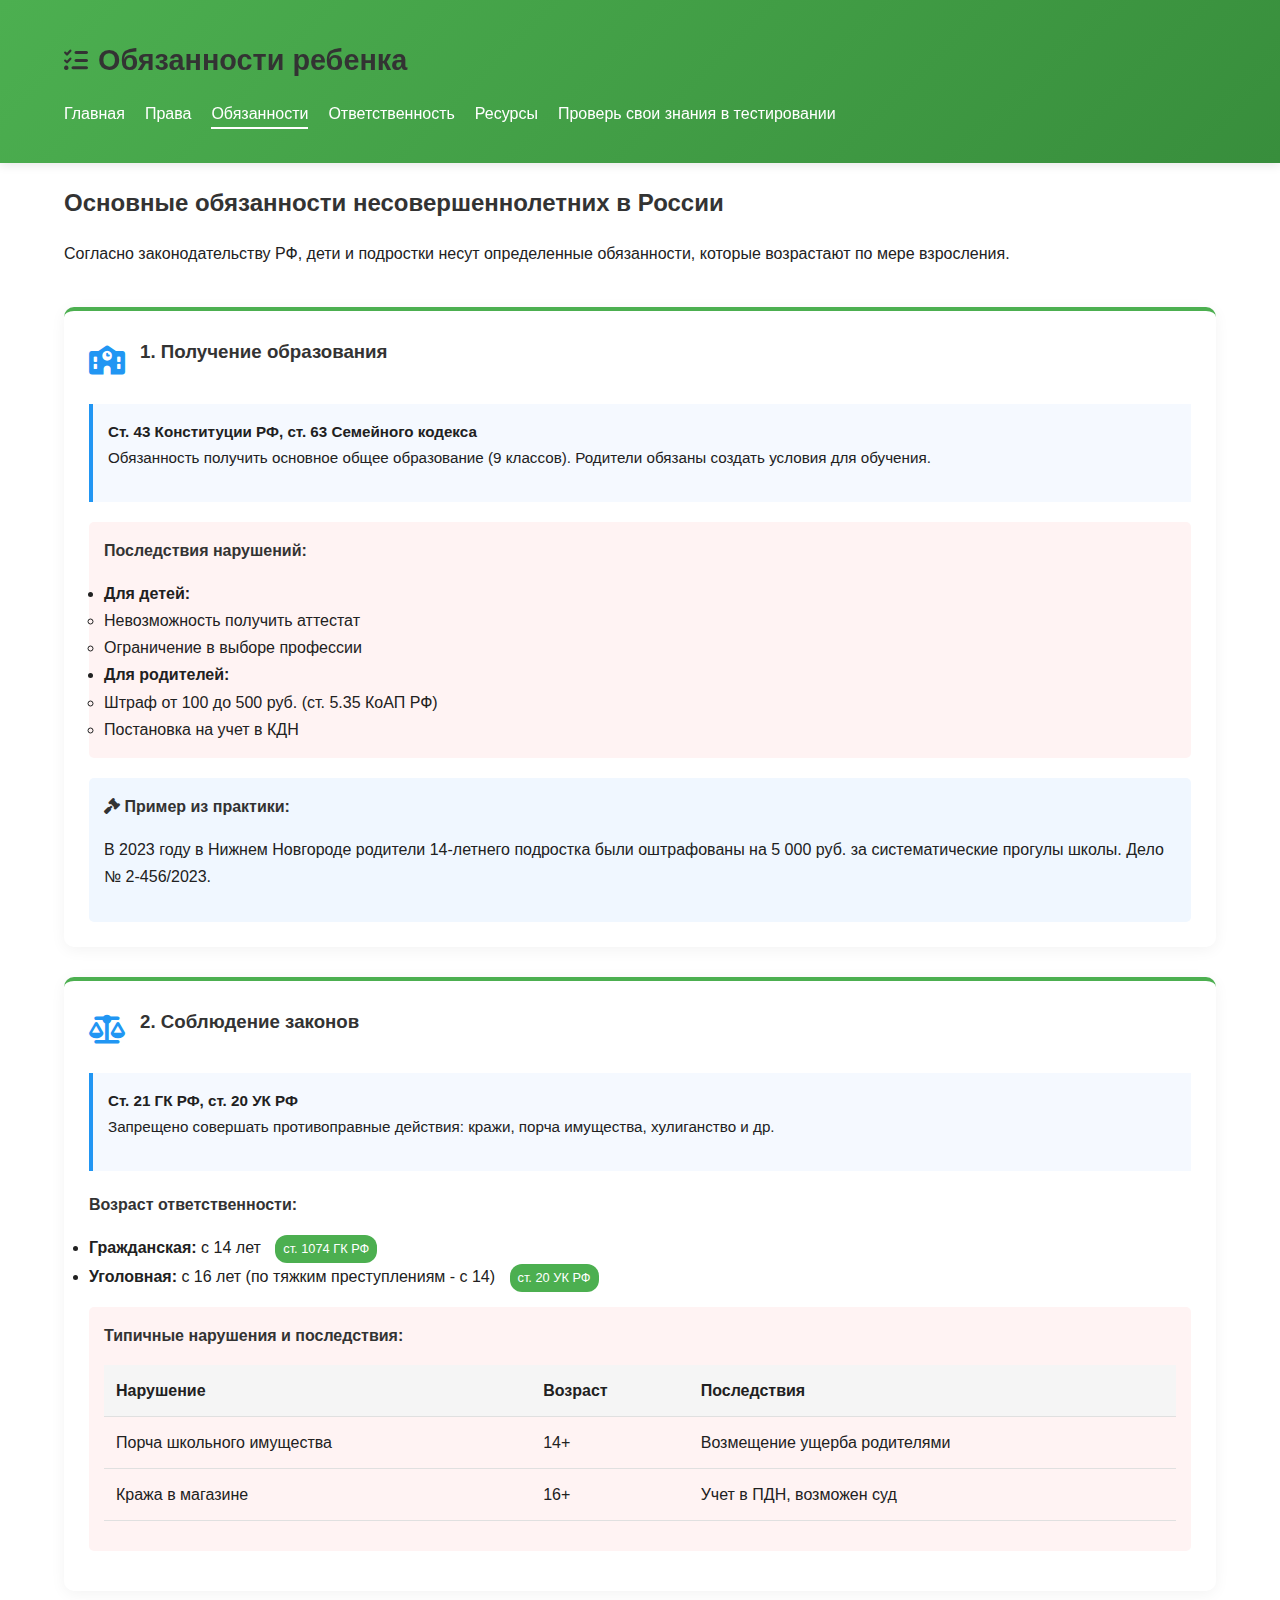
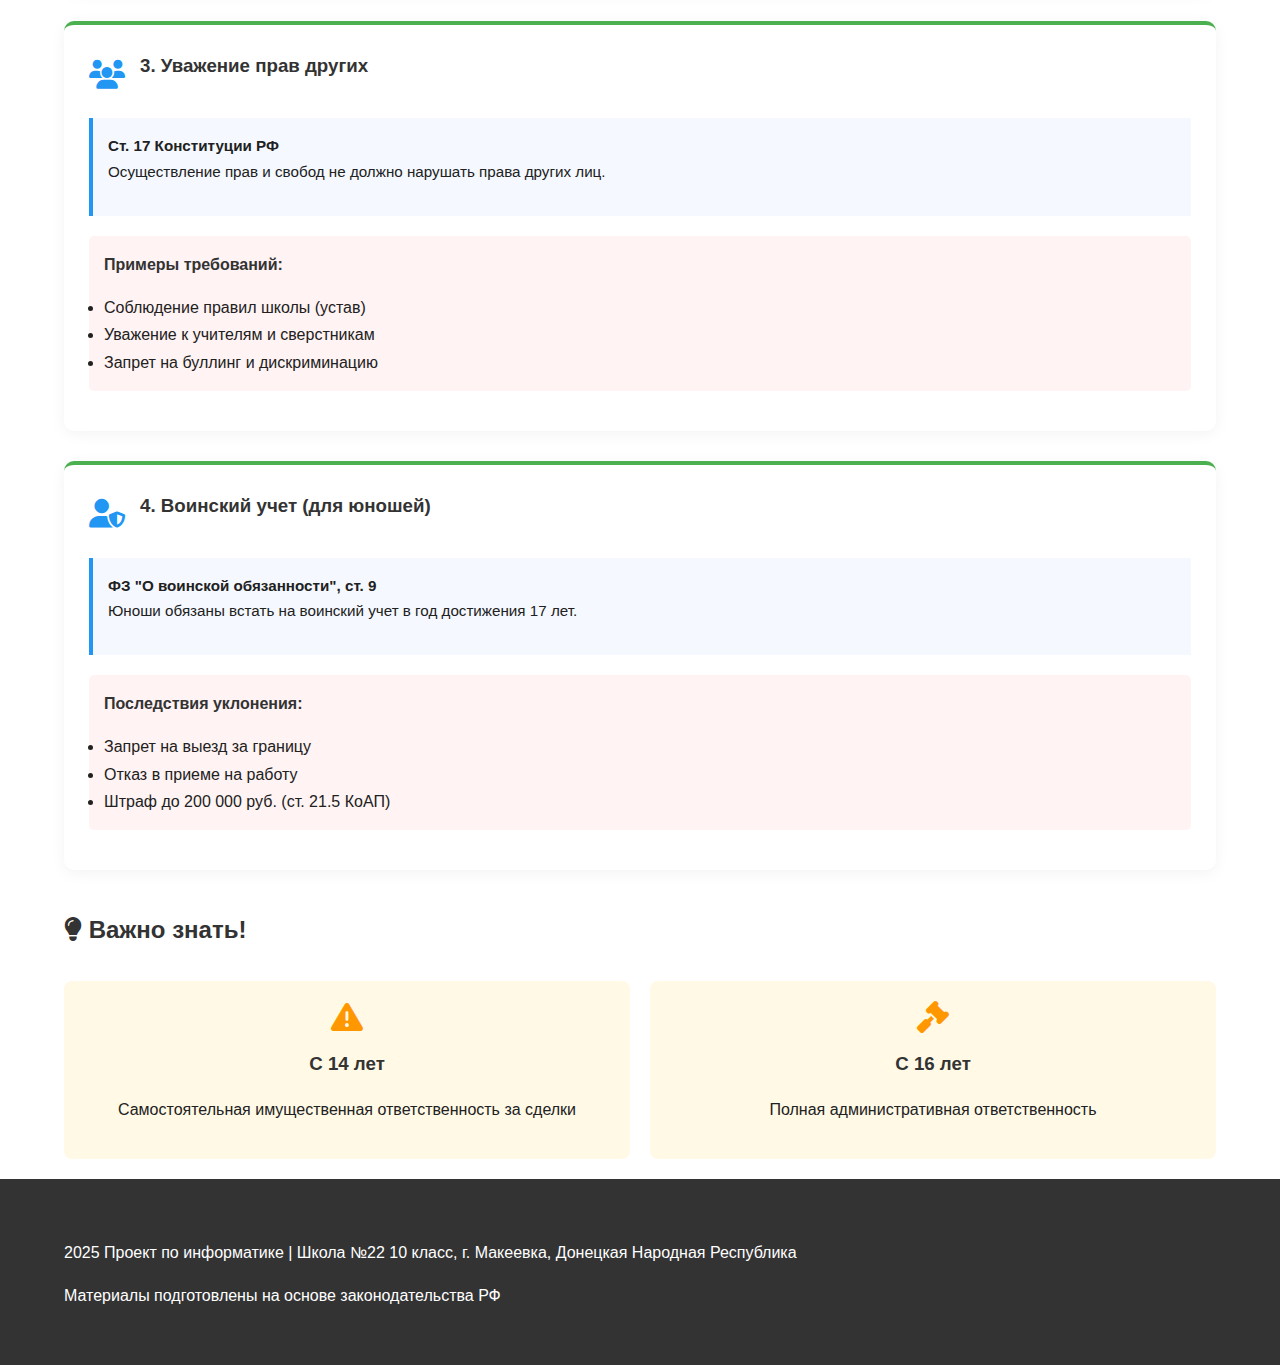
<file: duties.html>
<!DOCTYPE html>
<html lang="ru">
<head>
    <meta charset="UTF-8">
    <meta name="viewport" content="width=device-width, initial-scale=1.0">
    <title>Обязанности ребенка в РФ</title>
    <link rel="stylesheet" href="css/style.css">
    <link rel="stylesheet" href="https://cdnjs.cloudflare.com/ajax/libs/font-awesome/6.4.0/css/all.min.css">
    <style>
        .law-article {
            background: #f5f9ff;
            border-left: 4px solid #2196F3;
            padding: 15px;
            margin: 20px 0;
            font-size: 0.95rem;
        }
        .consequence {
            background: #fff3f3;
            border-radius: 5px;
            padding: 15px;
            margin: 15px 0;
        }
        .age-badge {
            display: inline-block;
            background: #4CAF50;
            color: white;
            padding: 3px 8px;
            border-radius: 12px;
            font-size: 0.8rem;
            margin-left: 10px;
        }
    </style>
</head>
<body>
    <header>
        <div class="container">
            <h1><i class="fas fa-list-check"></i> Обязанности ребенка</h1>
            <nav>
                <ul>
                    <li><a href="index.html">Главная</a></li>
                    <li><a href="rights.html">Права</a></li>
                    <li><a href="duties.html" class="active">Обязанности</a></li>
                    <li><a href="responsibility.html">Ответственность</a></li>
                    <li><a href="resources.html">Ресурсы</a></li>
                    <li><a href="quiz.html">Проверь свои знания в тестировании</a></li>    
                </ul>
            </nav>
        </div>
    </header>

    <main class="container">
        <section class="intro">
            <h2>Основные обязанности несовершеннолетних в России</h2>
            <p>Согласно законодательству РФ, дети и подростки несут определенные обязанности, которые возрастают по мере взросления.</p>
        </section>

        <section class="duties-section">
            <article class="duty-card">
                <div class="duty-header">
                    <i class="fas fa-school"></i>
                    <h3>1. Получение образования</h3>
                </div>
                
                <div class="law-article">
                    <strong>Ст. 43 Конституции РФ, ст. 63 Семейного кодекса</strong>
                    <p>Обязанность получить основное общее образование (9 классов). Родители обязаны создать условия для обучения.</p>
                </div>
                
                <div class="consequence">
                    <h4>Последствия нарушений:</h4>
                    <ul>
                        <li><strong>Для детей:</strong> 
                            <ul>
                                <li>Невозможность получить аттестат</li>
                                <li>Ограничение в выборе профессии</li>
                            </ul>
                        </li>
                        <li><strong>Для родителей:</strong>
                            <ul>
                                <li>Штраф от 100 до 500 руб. (ст. 5.35 КоАП РФ)</li>
                                <li>Постановка на учет в КДН</li>
                            </ul>
                        </li>
                    </ul>
                </div>
                
                <div class="case-example">
                    <h4><i class="fas fa-gavel"></i> Пример из практики:</h4>
                    <p>В 2023 году в Нижнем Новгороде родители 14-летнего подростка были оштрафованы на 5 000 руб. за систематические прогулы школы. Дело № 2-456/2023.</p>
                </div>
            </article>

            <article class="duty-card">
                <div class="duty-header">
                    <i class="fas fa-scale-balanced"></i>
                    <h3>2. Соблюдение законов</h3>
                </div>
                
                <div class="law-article">
                    <strong>Ст. 21 ГК РФ, ст. 20 УК РФ</strong>
                    <p>Запрещено совершать противоправные действия: кражи, порча имущества, хулиганство и др.</p>
                </div>
                
                <div class="age-responsibility">
                    <h4>Возраст ответственности:</h4>
                    <ul>
                        <li><strong>Гражданская:</strong> с 14 лет <span class="age-badge">ст. 1074 ГК РФ</span></li>
                        <li><strong>Уголовная:</strong> с 16 лет (по тяжким преступлениям - с 14) <span class="age-badge">ст. 20 УК РФ</span></li>
                    </ul>
                </div>
                
                <div class="consequence">
                    <h4>Типичные нарушения и последствия:</h4>
                    <table class="violations-table">
                        <tr>
                            <th>Нарушение</th>
                            <th>Возраст</th>
                            <th>Последствия</th>
                        </tr>
                        <tr>
                            <td>Порча школьного имущества</td>
                            <td>14+</td>
                            <td>Возмещение ущерба родителями</td>
                        </tr>
                        <tr>
                            <td>Кража в магазине</td>
                            <td>16+</td>
                            <td>Учет в ПДН, возможен суд</td>
                        </tr>
                    </table>
                </div>
            </article>

            <article class="duty-card">
                <div class="duty-header">
                    <i class="fas fa-users"></i>
                    <h3>3. Уважение прав других</h3>
                </div>
                
                <div class="law-article">
                    <strong>Ст. 17 Конституции РФ</strong>
                    <p>Осуществление прав и свобод не должно нарушать права других лиц.</p>
                </div>
                
                <div class="consequence">
                    <h4>Примеры требований:</h4>
                    <ul>
                        <li>Соблюдение правил школы (устав)</li>
                        <li>Уважение к учителям и сверстникам</li>
                        <li>Запрет на буллинг и дискриминацию</li>
                    </ul>
                </div>
            </article>

            <article class="duty-card">
                <div class="duty-header">
                    <i class="fas fa-user-shield"></i>
                    <h3>4. Воинский учет (для юношей)</h3>
                </div>
                
                <div class="law-article">
                    <strong>ФЗ "О воинской обязанности", ст. 9</strong>
                    <p>Юноши обязаны встать на воинский учет в год достижения 17 лет.</p>
                </div>
                
                <div class="consequence">
                    <h4>Последствия уклонения:</h4>
                    <ul>
                        <li>Запрет на выезд за границу</li>
                        <li>Отказ в приеме на работу</li>
                        <li>Штраф до 200 000 руб. (ст. 21.5 КоАП)</li>
                    </ul>
                </div>
            </article>
        </section>

        <section class="summary">
            <h2><i class="fas fa-lightbulb"></i> Важно знать!</h2>
            <div class="summary-cards">
                <div class="summary-card">
                    <i class="fas fa-exclamation-triangle"></i>
                    <h3>С 14 лет</h3>
                    <p>Самостоятельная имущественная ответственность за сделки</p>
                </div>
                <div class="summary-card">
                    <i class="fas fa-gavel"></i>
                    <h3>С 16 лет</h3>
                    <p>Полная административная ответственность</p>
                </div>
            </div>
        </section>
    </main>

    <footer>
        <div class="container">
            <p>2025 Проект по информатике | Школа №22 10 класс, г. Макеевка, Донецкая Народная Республика</p>
            <p>Материалы подготовлены на основе законодательства РФ</p>
        </div>
    </footer>
</body>
</html>
</file>
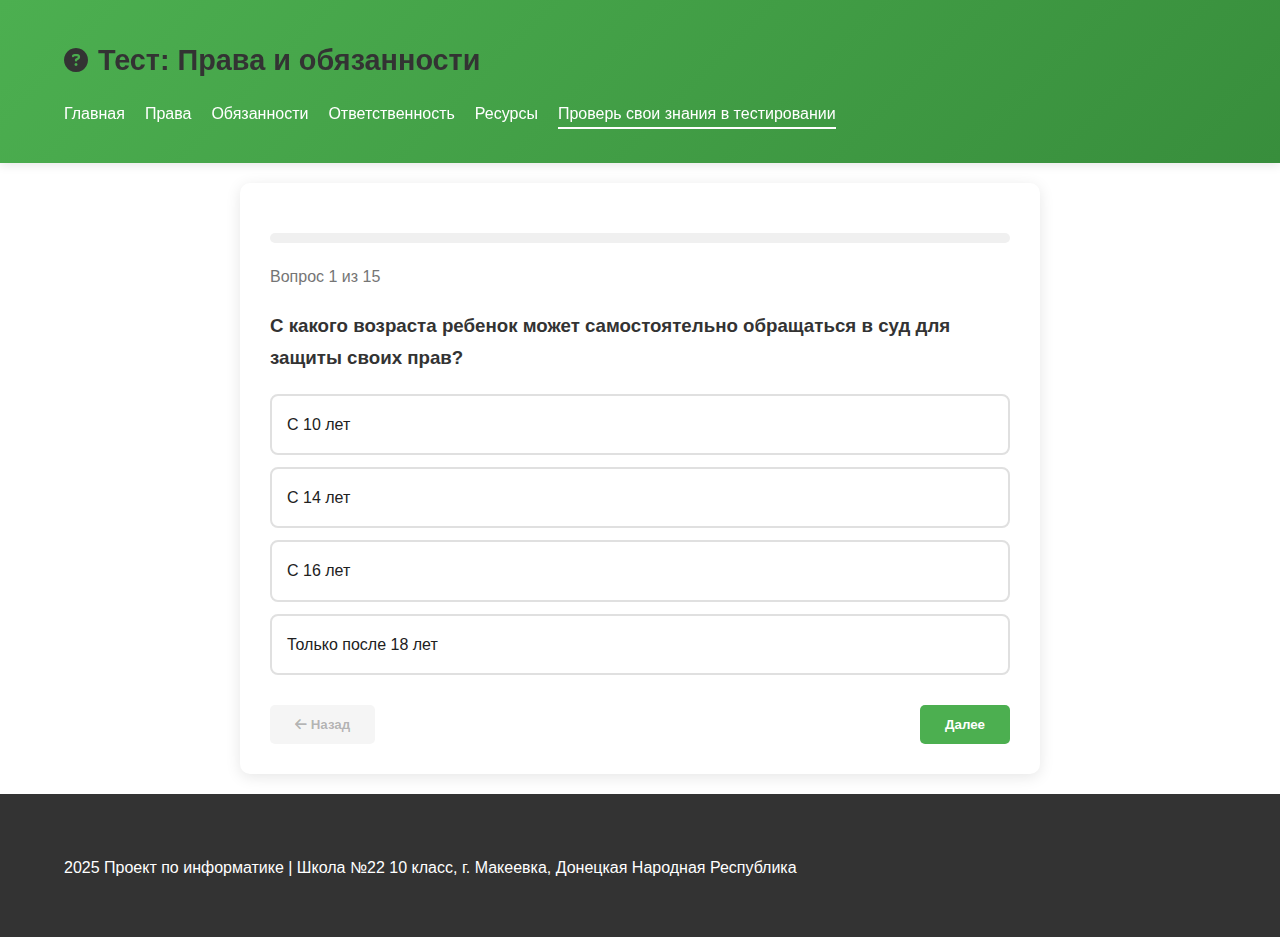
<file: quiz.html>
<!DOCTYPE html>
<html lang="ru">
<head>
    <meta charset="UTF-8">
    <meta name="viewport" content="width=device-width, initial-scale=1.0">
    <title>Тест: Права и обязанности ребенка</title>
    <link rel="stylesheet" href="css/style.css">
    <link rel="stylesheet" href="https://cdnjs.cloudflare.com/ajax/libs/font-awesome/6.4.0/css/all.min.css">
    <style>
        .quiz-container {
            max-width: 800px;
            margin: 0 auto;
            padding: 30px;
            background: white;
            border-radius: 10px;
            box-shadow: 0 3px 15px rgba(0,0,0,0.1);
        }
        .question-card {
            margin-bottom: 30px;
        }
        .options {
            display: grid;
            grid-template-columns: 1fr;
            gap: 12px;
            margin-top: 20px;
        }
        .option {
            padding: 15px;
            border: 2px solid #e0e0e0;
            border-radius: 8px;
            cursor: pointer;
            transition: all 0.3s;
        }
        .option:hover {
            background: #f5f5f5;
        }
        .option.selected {
            border-color: #4CAF50;
            background: #e8f5e9;
        }
        .option.correct {
            border-color: #4CAF50;
            background: #e8f5e9;
        }
        .option.incorrect {
            border-color: #f44336;
            background: #ffebee;
        }
        .navigation {
            display: flex;
            justify-content: space-between;
            margin-top: 30px;
        }
        .btn {
            padding: 12px 25px;
            border-radius: 5px;
            border: none;
            cursor: pointer;
            font-weight: bold;
            transition: all 0.3s;
        }
        .btn-primary {
            background: #4CAF50;
            color: white;
        }
        .btn-primary:hover {
            background: #388E3C;
        }
        .btn-secondary {
            background: #f5f5f5;
        }
        .btn-secondary:hover {
            background: #e0e0e0;
        }
        .result-container {
            text-align: center;
            padding: 30px;
            display: none;
        }
        .result-score {
            font-size: 3rem;
            color: #4CAF50;
            margin: 20px 0;
        }
        .question-counter {
            color: #757575;
            margin-bottom: 20px;
        }
        .explanation {
            margin-top: 20px;
            padding: 15px;
            background: #fff8e1;
            border-radius: 8px;
            display: none;
        }
        .progress-container {
            width: 100%;
            background: #f0f0f0;
            border-radius: 10px;
            margin: 20px 0;
        }
        .progress-bar {
            height: 10px;
            background: #4CAF50;
            border-radius: 10px;
            width: 0%;
            transition: width 0.5s;
        }
    </style>
</head>
<body>
    <header>
        <div class="container">
            <h1><i class="fas fa-question-circle"></i> Тест: Права и обязанности</h1>
            <nav>
                <ul>
                    <li><a href="index.html">Главная</a></li>
                    <li><a href="rights.html">Права</a></li>
                    <li><a href="duties.html">Обязанности</a></li>
                    <li><a href="responsibility.html">Ответственность</a></li>
                    <li><a href="resources.html">Ресурсы</a></li>
                    <li><a href="quiz.html" class="active">Проверь свои знания в тестировании</a></li>
                </ul>
            </nav>
        </div>
    </header>

    <main class="container">
        <div class="quiz-container">
            <div class="progress-container">
                <div class="progress-bar" id="progressBar"></div>
            </div>
            
            <div class="question-counter" id="questionCounter">
                Вопрос 1 из 15
            </div>
            
            <div id="quizContent">
                <div class="question-card">
                    <h3 id="questionText">Загрузка вопроса...</h3>
                    
                    <div class="options" id="optionsContainer">
                        <!-- Варианты ответов будут здесь -->
                    </div>
                    
                    <div class="explanation" id="explanation">
                        <!-- Пояснение будет здесь -->
                    </div>
                </div>
                
                <div class="navigation">
                    <button class="btn btn-secondary" id="prevBtn" disabled>
                        <i class="fas fa-arrow-left"></i> Назад
                    </button>
                    <button class="btn btn-primary" id="nextBtn">
                        Далее <i class="fas fa-arrow-right"></i>
                    </button>
                </div>
            </div>
            
            <div class="result-container" id="resultContainer">
                <h2>Результаты теста</h2>
                <div class="result-score" id="finalScore">0/15</div>
                <p id="resultText"></p>
                <button class="btn btn-primary" id="restartBtn">
                    <i class="fas fa-redo"></i> Пройти еще раз
                </button>
            </div>
        </div>
    </main>

    <footer>
        <div class="container">
            <p>2025 Проект по информатике | Школа №22 10 класс, г. Макеевка, Донецкая Народная Республика</p>
        </div>
    </footer>

    <script>
        // Все 15 вопросов теста
        const questions = [
            {
                question: "С какого возраста ребенок может самостоятельно обращаться в суд для защиты своих прав?",
                options: [
                    "С 10 лет",
                    "С 14 лет",
                    "С 16 лет",
                    "Только после 18 лет"
                ],
                answer: 1,
                explanation: "Правильно! Согласно ст. 56 СК РФ, с 14 лет ребенок может самостоятельно обращаться в суд при нарушении его прав."
            },
            {
                question: "Кто несет ответственность, если 15-летний подросток разбил окно в школе?",
                options: [
                    "Только сам подросток",
                    "Родители и подросток совместно",
                    "Школа",
                    "Никто не несет ответственности"
                ],
                answer: 1,
                explanation: "Верно! По ст. 1074 ГК РФ несовершеннолетние 14-18 лет несут ответственность самостоятельно, но если нет доходов - возмещают родители."
            },
            {
                question: "Какое образование в России является обязательным?",
                options: [
                    "Начальное (4 класса)",
                    "Основное общее (9 классов)",
                    "Среднее общее (11 классов)",
                    "Высшее образование"
                ],
                answer: 1,
                explanation: "Правильно! Ст. 66 ФЗ 'Об образовании' устанавливает обязательность основного общего образования (9 классов)."
            },
            {
                question: "Может ли 16-летний подросток официально работать?",
                options: [
                    "Да, без ограничений",
                    "Да, но не более 24 часов в неделю",
                    "Только с согласия родителей",
                    "Нет, только с 18 лет"
                ],
                answer: 1,
                explanation: "Верно! Ст. 92 ТК РФ устанавливает для 16-18 летних сокращенную 24-часовую рабочую неделю."
            },
            {
                question: "Какое наказание может получить 17-летний за распитие алкоголя в парке?",
                options: [
                    "Штраф от родителей",
                    "Штраф по ст. 20.20 КоАП РФ",
                    "Учет в полиции",
                    "Никакого, это разрешено"
                ],
                answer: 1,
                explanation: "Правильно! С 16 лет наступает административная ответственность по ст. 20.20 КоАП РФ."
            },
            {
                question: "Имеет ли право ребенок на медицинскую тайну?",
                options: [
                    "Да, с 15 лет",
                    "Только с 18 лет",
                    "Нет, всегда нужны родители",
                    "Только для психиатра"
                ],
                answer: 0,
                explanation: "Верно! Ст. 22 ФЗ №323 разрешает подросткам с 15 лет самостоятельно давать согласие на медпомощь."
            },
            {
                question: "Может ли 14-летний открыть банковский счет?",
                options: [
                    "Да, с паспортом",
                    "Только с родителями",
                    "Только для получения стипендии",
                    "Нет, только с 18 лет"
                ],
                answer: 0,
                explanation: "Правильно! С 14 лет при получении паспорта можно открыть счет (ст. 26 ГК РФ)."
            },
            {
                question: "Кто решает, с кем останется ребенок при разводе родителей?",
                options: [
                    "Только родители",
                    "Суд, учитывая мнение ребенка с 10 лет",
                    "Органы опеки",
                    "Ребенок сам выбирает с 14 лет"
                ],
                answer: 1,
                explanation: "Верно! Ст. 57, 65 СК РФ - суд учитывает мнение ребенка с 10 лет."
            },
            {
                question: "Может ли школа исключить ученика 8 класса за плохую успеваемость?",
                options: [
                    "Да, по решению педсовета",
                    "Да, если ему 15 лет",
                    "Нет, только перевести в другой класс",
                    "Только с согласия родителей"
                ],
                answer: 2,
                explanation: "Правильно! Исключение возможно только за дисциплинарные нарушения, а не за учебу (ст. 61 ФЗ 'Об образовании')."
            },
            {
                question: "Кто платит штраф за безбилетный проезд 13-летнего в автобусе?",
                options: [
                    "Сам ребенок",
                    "Родители",
                    "Школа",
                    "Никто, дети ездят бесплатно"
                ],
                answer: 1,
                explanation: "Верно! До 14 лет за административные правонарушения отвечают родители (ст. 1073 ГК РФ)."
            },
            {
                question: "Может ли 17-летний снимать квартиру без родителей?",
                options: [
                    "Да, без ограничений",
                    "Только с письменного согласия родителей",
                    "Нет, только с 18 лет",
                    "Только если работает официально"
                ],
                answer: 1,
                explanation: "Правильно! С 14 до 18 лет для сделок с недвижимостью требуется письменное согласие родителей (ст. 26 ГК РФ)."
            },
            {
                question: "С какого возраста можно получить водительские права?",
                options: [
                    "С 14 лет (мопед)",
                    "С 16 лет (мотоцикл)",
                    "С 18 лет (автомобиль)",
                    "Все варианты верны"
                ],
                answer: 3,
                explanation: "Верно! Для разных категорий установлен разный возраст (ст. 26 ФЗ 'О безопасности дорожного движения')."
            },
            {
                question: "Может ли 15-летний отказаться от медицинского вмешательства?",
                options: [
                    "Да, в любом случае",
                    "Только с согласия родителей",
                    "Нет, до 18 лет решение принимают родители",
                    "Только для платных услуг"
                ],
                answer: 1,
                explanation: "Правильно! С 15 лет можно самостоятельно давать согласие, но отказ требует согласия родителей (ст. 54 ФЗ №323)."
            },
            {
                question: "Кто отвечает за вред, если 10-летний поджег траву во дворе?",
                options: [
                    "Сам ребенок",
                    "Родители",
                    "Управляющая компания",
                    "Никто, это мелкий проступок"
                ],
                answer: 1,
                explanation: "Верно! До 14 лет за вред отвечают родители (ст. 1073 ГК РФ), а поджог травы - административное правонарушение."
            },
            {
                question: "Может ли 16-летний вступить в брак без согласия родителей?",
                options: [
                    "Да, в любом случае",
                    "Только по решению суда",
                    "Только с разрешения органов местного самоуправления",
                    "Нет, только с 18 лет"
                ],
                answer: 2,
                explanation: "Правильно! В исключительных случаях с 16 лет можно вступить в брак с разрешения местной администрации (ст. 13 СК РФ)."
            }
        ];

        // Элементы DOM
        const quizContent = document.getElementById('quizContent');
        const resultContainer = document.getElementById('resultContainer');
        const questionCounter = document.getElementById('questionCounter');
        const questionText = document.getElementById('questionText');
        const optionsContainer = document.getElementById('optionsContainer');
        const explanationEl = document.getElementById('explanation');
        const nextBtn = document.getElementById('nextBtn');
        const prevBtn = document.getElementById('prevBtn');
        const restartBtn = document.getElementById('restartBtn');
        const finalScore = document.getElementById('finalScore');
        const resultText = document.getElementById('resultText');
        const progressBar = document.getElementById('progressBar');

        // Переменные викторины
        let currentQuestion = 0;
        let score = 0;
        let selectedOption = null;
        let userAnswers = Array(questions.length).fill(null);
        let isAnswered = false;

        // Загрузка вопроса
        function loadQuestion() {
            const question = questions[currentQuestion];
            questionText.textContent = question.question;
            questionCounter.textContent = `Вопрос ${currentQuestion + 1} из ${questions.length}`;
            
            // Обновление прогресс-бара
            progressBar.style.width = `${(currentQuestion / questions.length) * 100}%`;
            
            // Очистка предыдущих вариантов
            optionsContainer.innerHTML = '';
            
            // Добавление вариантов ответов
            question.options.forEach((option, index) => {
                const optionEl = document.createElement('div');
                optionEl.classList.add('option');
                
                // Если ответ уже был дан, помечаем соответствующим образом
                if (userAnswers[currentQuestion] !== null) {
                    if (index === question.answer) {
                        optionEl.classList.add('correct');
                        optionEl.innerHTML = `${option} <i class="fas fa-check status-icon"></i>`;
                    } else if (index === userAnswers[currentQuestion] && index !== question.answer) {
                        optionEl.classList.add('incorrect');
                        optionEl.innerHTML = `${option} <i class="fas fa-times status-icon"></i>`;
                    } else {
                        optionEl.textContent = option;
                    }
                    optionEl.classList.add('locked');
                } else {
                    optionEl.textContent = option;
                    optionEl.addEventListener('click', () => selectOption(index));
                }
                
                optionsContainer.appendChild(optionEl);
            });
            
            // Сброс состояния
            selectedOption = null;
            isAnswered = userAnswers[currentQuestion] !== null;
            
            // Показ пояснения если ответ был дан
            if (userAnswers[currentQuestion] !== null) {
                explanationEl.innerHTML = `<strong>Объяснение:</strong> ${question.explanation}`;
                explanationEl.style.display = 'block';
            } else {
                explanationEl.style.display = 'none';
            }
            
            // Обновление кнопок навигации
            prevBtn.disabled = currentQuestion === 0;
            nextBtn.textContent = currentQuestion === questions.length - 1 ? 'Завершить' : 'Далее';
        }

        // Выбор варианта
        function selectOption(index) {
            if (isAnswered) return;
            
            // Снятие выделения со всех вариантов
            const options = document.querySelectorAll('.option');
            options.forEach(opt => opt.classList.remove('selected'));
            
            // Выделение выбранного варианта
            options[index].classList.add('selected');
            selectedOption = index;
        }

        // Проверка ответа
        function checkAnswer() {
            if (selectedOption === null && userAnswers[currentQuestion] === null) {
                alert('Пожалуйста, выберите ответ');
                return false;
            }
            
            // Если ответ уже был дан, пропускаем проверку
            if (userAnswers[currentQuestion] !== null) {
                return true;
            }
            
            // Сохраняем ответ пользователя
            userAnswers[currentQuestion] = selectedOption;
            
            const question = questions[currentQuestion];
            const options = document.querySelectorAll('.option');
            
            // Помечаем правильные/неправильные ответы
            options.forEach((option, index) => {
                if (index === question.answer) {
                    option.classList.add('correct');
                    option.innerHTML = `${question.options[index]} <i class="fas fa-check status-icon"></i>`;
                } else if (index === selectedOption && index !== question.answer) {
                    option.classList.add('incorrect');
                    option.innerHTML = `${question.options[index]} <i class="fas fa-times status-icon"></i>`;
                }
                option.classList.add('locked');
            });
            
            // Подсчет баллов
            if (selectedOption === question.answer) {
                score++;
            }
            
            // Показ пояснения
            explanationEl.innerHTML = `<strong>Объяснение:</strong> ${question.explanation}`;
            explanationEl.style.display = 'block';
            
            isAnswered = true;
            return true;
        }

        // Показ результатов
        function showResults() {
            quizContent.style.display = 'none';
            resultContainer.style.display = 'block';
            finalScore.textContent = `${score}/${questions.length}`;
            
            const percentage = Math.round((score / questions.length) * 100);
            if (percentage < 50) {
                resultText.textContent = "Нужно подтянуть знания! Изучите материалы еще раз.";
            } else if (percentage < 80) {
                resultText.textContent = "Хороший результат, но есть куда расти!";
            } else {
                resultText.textContent = "Отличный результат! Вы хорошо знаете права ребенка.";
            }
        }

        // Обработчики событий
        nextBtn.addEventListener('click', () => {
            if (!checkAnswer()) return;
            
            if (currentQuestion < questions.length - 1) {
                currentQuestion++;
                loadQuestion();
            } else {
                showResults();
            }
        });

        prevBtn.addEventListener('click', () => {
            if (currentQuestion > 0) {
                currentQuestion--;
                loadQuestion();
            }
        });

        restartBtn.addEventListener('click', () => {
            currentQuestion = 0;
            score = 0;
            userAnswers = Array(questions.length).fill(null);
            quizContent.style.display = 'block';
            resultContainer.style.display = 'none';
            loadQuestion();
        });

        // Начальная загрузка
        loadQuestion();
    </script>
</body>
</html>
</file>
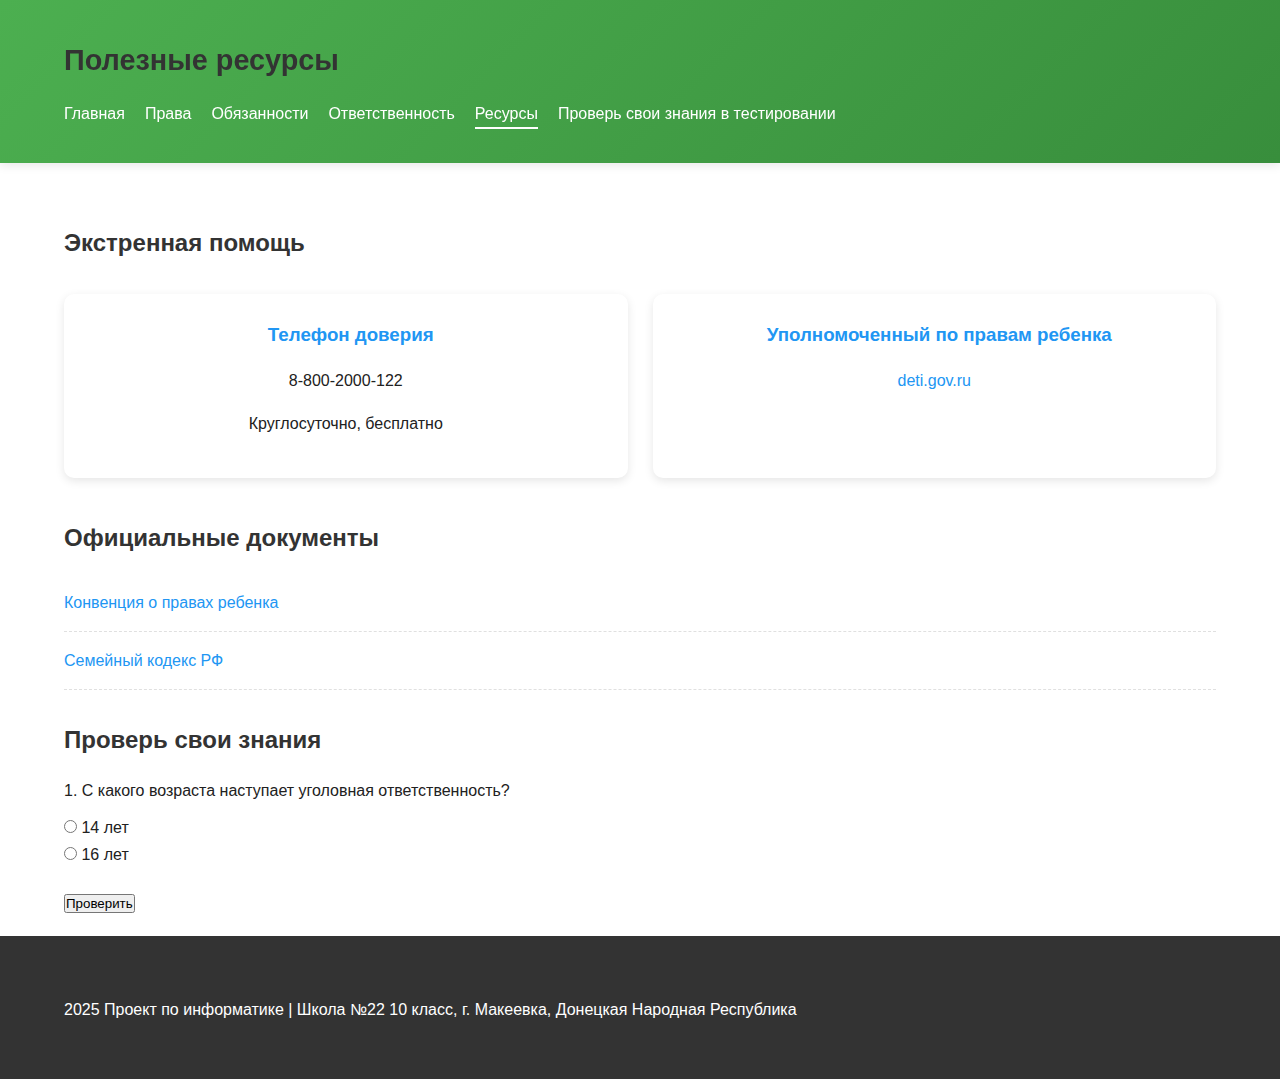
<file: resources.html>
<!DOCTYPE html>
<html lang="ru">
<head>
    <meta charset="UTF-8">
    <meta name="viewport" content="width=device-width, initial-scale=1.0">
    <title>Полезные ресурсы</title>
    <link rel="stylesheet" href="css/style.css">
</head>
<body>
    <header>
        <div class="container">
            <h1>Полезные ресурсы</h1>
            <nav>
                <ul>
                    <li><a href="index.html">Главная</a></li>
                    <li><a href="rights.html">Права</a></li>
                    <li><a href="duties.html">Обязанности</a></li>
                    <li><a href="responsibility.html">Ответственность</a></li>
                    <li><a href="resources.html" class="active">Ресурсы</a></li>
                    <li><a href="quiz.html">Проверь свои знания в тестировании</a></li>    
                </ul>
            </nav>
        </div>
    </header>

    <main class="container">
        <section class="emergency-contacts">
            <h2>Экстренная помощь</h2>
            <div class="contacts-grid">
                <div class="contact-card">
                    <h3><i class="fas fa-phone-alt"></i> Телефон доверия</h3>
                    <p>8-800-2000-122</p>
                    <p>Круглосуточно, бесплатно</p>
                </div>

                <div class="contact-card">
                    <h3><i class="fas fa-balance-scale"></i> Уполномоченный по правам ребенка</h3>
                    <p><a href="http://deti.gov.ru/" target="_blank">deti.gov.ru</a></p>
                </div>
            </div>
        </section>

        <section class="laws">
            <h2>Официальные документы</h2>
            <ul class="laws-list">
                <li><a href="http://www.consultant.ru/document/cons_doc_LAW_9959/" target="_blank">Конвенция о правах ребенка</a></li>
                <li><a href="http://www.consultant.ru/document/cons_doc_LAW_28399/" target="_blank">Семейный кодекс РФ</a></li>
            </ul>
        </section>

        <section class="quiz">
            <h2>Проверь свои знания</h2>
            <form id="rights-quiz">
                <div class="quiz-question">
                    <p>1. С какого возраста наступает уголовная ответственность?</p>
                    <input type="radio" id="q1-a1" name="q1" value="14">
                    <label for="q1-a1">14 лет</label><br>
                    <input type="radio" id="q1-a2" name="q1" value="16">
                    <label for="q1-a2">16 лет</label>
                </div>
                <button type="button" class="button" onclick="checkQuiz()">Проверить</button>
            </form>
        </section>
    </main>

    <footer>
        <div class="container">
            <p>2025 Проект по информатике | Школа №22 10 класс, г. Макеевка, Донецкая Народная Республика</p>
        </div>
    </footer>

    <script>
        function checkQuiz() {
            const answer = document.querySelector('input[name="q1"]:checked').value;
            if (answer === "14") {
                alert("Верно! За тяжкие преступления с 14 лет (ст. 20 УК РФ)");
            } else {
                alert("Неверно! Правильный ответ: 14 лет");
            }
        }
    </script>
</body>
</html>
</file>
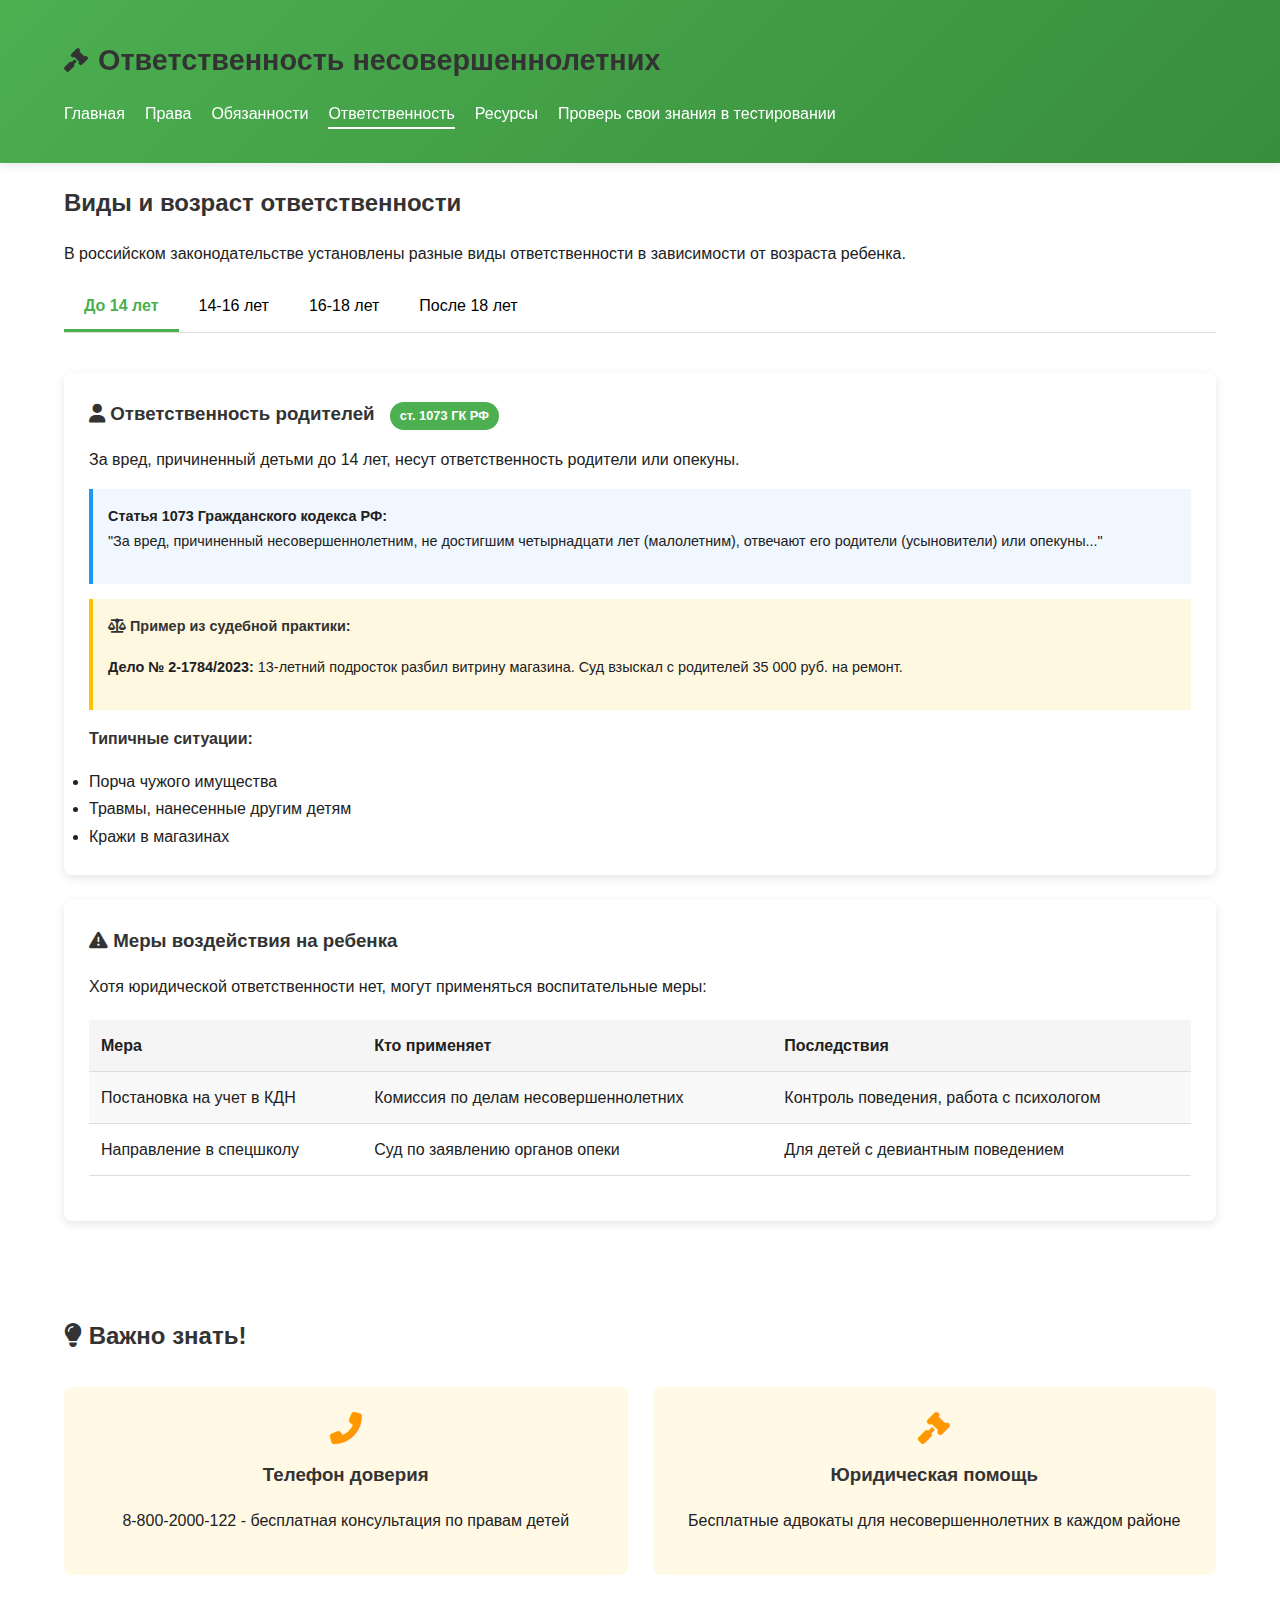
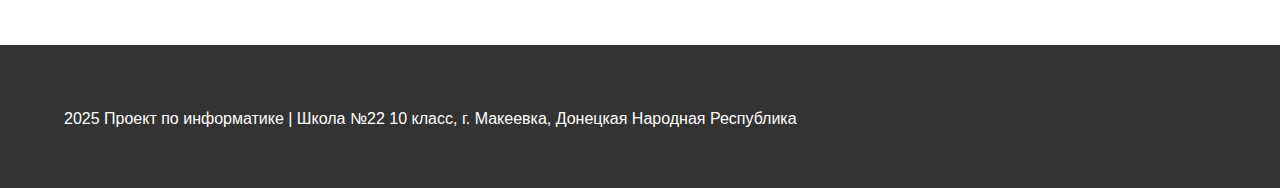
<file: responsibility.html>
<!DOCTYPE html>
<html lang="ru">
<head>
    <meta charset="UTF-8">
    <meta name="viewport" content="width=device-width, initial-scale=1.0">
    <title>Ответственность несовершеннолетних</title>
    <link rel="stylesheet" href="css/style.css">
    <link rel="stylesheet" href="https://cdnjs.cloudflare.com/ajax/libs/font-awesome/6.4.0/css/all.min.css">
    <style>
        .tab {
            display: flex;
            border-bottom: 1px solid #ddd;
            margin-bottom: 20px;
        }
        .tab button {
            background: none;
            border: none;
            padding: 14px 20px;
            cursor: pointer;
            font-size: 1rem;
            border-bottom: 3px solid transparent;
            transition: all 0.3s;
        }
        .tab button:hover {
            background: #f5f5f5;
        }
        .tab button.active {
            border-bottom-color: #4CAF50;
            font-weight: bold;
            color: #4CAF50;
        }
        .tabcontent {
            display: none;
            animation: fadeIn 0.5s;
            padding: 20px 0;
        }
        @keyframes fadeIn {
            from {opacity: 0;}
            to {opacity: 1;}
        }
        .responsibility-card {
            background: white;
            border-radius: 8px;
            padding: 25px;
            margin-bottom: 25px;
            box-shadow: 0 3px 10px rgba(0,0,0,0.1);
        }
        .law-reference {
            background: #f0f7ff;
            border-left: 4px solid #2196F3;
            padding: 15px;
            margin: 15px 0;
        }
        .case-study {
            background: #fff8e1;
            border-left: 4px solid #FFC107;
            padding: 15px;
            margin: 15px 0;
        }
        .penalty-table {
            width: 100%;
            border-collapse: collapse;
            margin: 20px 0;
        }
        .penalty-table th, .penalty-table td {
            padding: 12px;
            text-align: left;
            border-bottom: 1px solid #ddd;
        }
        .penalty-table th {
            background: #f5f5f5;
        }
        .penalty-table tr:nth-child(even) {
            background: #f9f9f9;
        }
        .age-badge {
            display: inline-block;
            background: #4CAF50;
            color: white;
            padding: 3px 10px;
            border-radius: 20px;
            font-size: 0.8rem;
            margin-left: 10px;
        }
    </style>
</head>
<body>
    <header>
        <div class="container">
            <h1><i class="fas fa-gavel"></i> Ответственность несовершеннолетних</h1>
            <nav>
                <ul>
                    <li><a href="index.html">Главная</a></li>
                    <li><a href="rights.html">Права</a></li>
                    <li><a href="duties.html">Обязанности</a></li>
                    <li><a href="responsibility.html" class="active">Ответственность</a></li>
                    <li><a href="resources.html">Ресурсы</a></li>
                    <li><a href="quiz.html">Проверь свои знания в тестировании</a></li>    
                </ul>
            </nav>
        </div>
    </header>

    <main class="container">
        <section class="intro">
            <h2>Виды и возраст ответственности</h2>
            <p>В российском законодательстве установлены разные виды ответственности в зависимости от возраста ребенка.</p>
        </section>

        <div class="tab">
            <button class="tablinks active" onclick="openTab(event, 'under14')">До 14 лет</button>
            <button class="tablinks" onclick="openTab(event, '14-16')">14-16 лет</button>
            <button class="tablinks" onclick="openTab(event, '16-18')">16-18 лет</button>
            <button class="tablinks" onclick="openTab(event, 'after18')">После 18 лет</button>
        </div>

        <div id="under14" class="tabcontent" style="display: block;">
            <div class="responsibility-card">
                <h3><i class="fas fa-user"></i> Ответственность родителей <span class="age-badge">ст. 1073 ГК РФ</span></h3>
                <p>За вред, причиненный детьми до 14 лет, несут ответственность родители или опекуны.</p>
                
                <div class="law-reference">
                    <strong>Статья 1073 Гражданского кодекса РФ:</strong>
                    <p>"За вред, причиненный несовершеннолетним, не достигшим четырнадцати лет (малолетним), отвечают его родители (усыновители) или опекуны..."</p>
                </div>
                
                <div class="case-study">
                    <h4><i class="fas fa-scale-balanced"></i> Пример из судебной практики:</h4>
                    <p><strong>Дело № 2-1784/2023:</strong> 13-летний подросток разбил витрину магазина. Суд взыскал с родителей 35 000 руб. на ремонт.</p>
                </div>
                
                <h4>Типичные ситуации:</h4>
                <ul>
                    <li>Порча чужого имущества</li>
                    <li>Травмы, нанесенные другим детям</li>
                    <li>Кражи в магазинах</li>
                </ul>
            </div>
            
            <div class="responsibility-card">
                <h3><i class="fas fa-exclamation-triangle"></i> Меры воздействия на ребенка</h3>
                <p>Хотя юридической ответственности нет, могут применяться воспитательные меры:</p>
                
                <table class="penalty-table">
                    <tr>
                        <th>Мера</th>
                        <th>Кто применяет</th>
                        <th>Последствия</th>
                    </tr>
                    <tr>
                        <td>Постановка на учет в КДН</td>
                        <td>Комиссия по делам несовершеннолетних</td>
                        <td>Контроль поведения, работа с психологом</td>
                    </tr>
                    <tr>
                        <td>Направление в спецшколу</td>
                        <td>Суд по заявлению органов опеки</td>
                        <td>Для детей с девиантным поведением</td>
                    </tr>
                </table>
            </div>
        </div>

        <div id="14-16" class="tabcontent">
            <div class="responsibility-card">
                <h3><i class="fas fa-balance-scale"></i> Гражданская ответственность <span class="age-badge">ст. 1074 ГК РФ</span></h3>
                <p>С 14 лет подростки несут самостоятельную ответственность за причиненный вред.</p>
                
                <div class="law-reference">
                    <strong>Статья 1074 ГК РФ:</strong>
                    <p>"Несовершеннолетние в возрасте от четырнадцати до восемнадцати лет самостоятельно несут ответственность за причиненный вред..."</p>
                </div>
                
                <h4>Особенности:</h4>
                <ul>
                    <li>Если у подростка нет доходов - возмещают родители</li>
                    <li>Ответственность за сделки, совершенные с согласия родителей</li>
                </ul>
                
                <div class="case-study">
                    <h4><i class="fas fa-file-contract"></i> Пример:</h4>
                    <p>15-летний подросток сломал чужой телефон. Суд обязал его возместить ущерб из стипендии. При отсутствии доходов - взыскали с родителей.</p>
                </div>
            </div>
            
            <div class="responsibility-card">
                <h3><i class="fas fa-handcuffs"></i> Уголовная ответственность <span class="age-badge">ст. 20 УК РФ</span></h3>
                <p>С 14 лет наступает за тяжкие преступления:</p>
                
                <table class="penalty-table">
                    <tr>
                        <th>Преступление</th>
                        <th>Максимальное наказание</th>
                    </tr>
                    <tr>
                        <td>Убийство (ст. 105 УК РФ)</td>
                        <td>До 10 лет лишения свободы</td>
                    </tr>
                    <tr>
                        <td>Кража (ст. 158 УК РФ)</td>
                        <td>До 5 лет</td>
                    </tr>
                    <tr>
                        <td>Вандализм (ст. 214 УК РФ)</td>
                        <td>До 3 лет</td>
                    </tr>
                </table>
                
                <div class="law-reference">
                    <p><strong>Примечание:</strong> До 16 лет применяются особые условия - смягчающие обстоятельства, воспитательные меры вместо наказания.</p>
                </div>
            </div>
        </div>

        <div id="16-18" class="tabcontent">
            <div class="responsibility-card">
                <h3><i class="fas fa-file-invoice-dollar"></i> Административная ответственность <span class="age-badge">ст. 2.3 КоАП РФ</span></h3>
                <p>С 16 лет наступает полная административная ответственность.</p>
                
                <div class="law-reference">
                    <strong>Статья 2.3 Кодекса об административных правонарушениях:</strong>
                    <p>"Административной ответственности подлежит лицо, достигшее к моменту совершения административного правонарушения возраста шестнадцати лет."</p>
                </div>
                
                <h4>Распространенные нарушения:</h4>
                <table class="penalty-table">
                    <tr>
                        <th>Нарушение</th>
                        <th>Статья КоАП</th>
                        <th>Штраф</th>
                    </tr>
                    <tr>
                        <td>Мелкое хулиганство</td>
                        <td>ст. 20.1</td>
                        <td>1 000-2 500 руб.</td>
                    </tr>
                    <tr>
                        <td>Распитие алкоголя</td>
                        <td>ст. 20.20</td>
                        <td>1 500-2 000 руб.</td>
                    </tr>
                    <tr>
                        <td>Нарушение ПДД</td>
                        <td>гл. 12 КоАП</td>
                        <td>500-30 000 руб.</td>
                    </tr>
                </table>
            </div>
            
            <div class="responsibility-card">
                <h3><i class="fas fa-briefcase"></i> Трудовая ответственность</h3>
                <p>С 16 лет можно официально работать по трудовому договору.</p>
                
                <div class="law-reference">
                    <strong>Статья 63 Трудового кодекса РФ:</strong>
                    <p>"Заключение трудового договора допускается с лицами, достигшими возраста шестнадцати лет."</p>
                </div>
                
                <h4>Особенности:</h4>
                <ul>
                    <li>Сокращенный рабочий день (не более 35 часов в неделю)</li>
                    <li>Запрет на опасные и вредные работы</li>
                    <li>Ответственность за нарушение трудовой дисциплины</li>
                </ul>
            </div>
        </div>

        <div id="after18" class="tabcontent">
            <div class="responsibility-card">
                <h3><i class="fas fa-scale-balanced"></i> Полная дееспособность</h3>
                <p>С 18 лет наступает полная гражданская, административная и уголовная ответственность.</p>
                
                <div class="law-reference">
                    <strong>Статья 21 Гражданского кодекса РФ:</strong>
                    <p>"Способность гражданина своими действиями приобретать и осуществлять гражданские права, создавать для себя гражданские обязанности и исполнять их (гражданская дееспособность) возникает в полном объеме с наступлением совершеннолетия..."</p>
                </div>
                
                <h4>Изменения после 18 лет:</h4>
                <ul>
                    <li>Полная имущественная ответственность</li>
                    <li>Возможность заключения любых договоров</li>
                    <li>Воинская обязанность для юношей</li>
                    <li>Право голосовать и быть избранным</li>
                </ul>
            </div>
            
            <div class="responsibility-card">
                <h3><i class="fas fa-exclamation-circle"></i> Исключения</h3>
                <p>В некоторых случаях полная дееспособность наступает раньше:</p>
                
                <table class="penalty-table">
                    <tr>
                        <th>Ситуация</th>
                        <th>Возраст</th>
                        <th>Условия</th>
                    </tr>
                    <tr>
                        <td>Эмансипация</td>
                        <td>16+</td>
                        <td>Работа по договору или предпринимательство с согласия родителей</td>
                    </tr>
                    <tr>
                        <td>Вступление в брак</td>
                        <td>16+</td>
                        <td>С разрешения местных органов власти</td>
                    </tr>
                </table>
            </div>
        </div>

        <section class="important-notes">
            <h2><i class="fas fa-lightbulb"></i> Важно знать!</h2>
            <div class="notes-grid">
                <div class="note-card">
                    <i class="fas fa-phone-alt"></i>
                    <h3>Телефон доверия</h3>
                    <p>8-800-2000-122 - бесплатная консультация по правам детей</p>
                </div>
                <div class="note-card">
                    <i class="fas fa-gavel"></i>
                    <h3>Юридическая помощь</h3>
                    <p>Бесплатные адвокаты для несовершеннолетних в каждом районе</p>
                </div>
            </div>
        </section>
    </main>

    <footer>
        <div class="container">
            <p>2025 Проект по информатике | Школа №22 10 класс, г. Макеевка, Донецкая Народная Республика</p>
        </div>
    </footer>

    <script>
        function openTab(evt, tabName) {
            const tabcontent = document.getElementsByClassName("tabcontent");
            for (let i = 0; i < tabcontent.length; i++) {
                tabcontent[i].style.display = "none";
            }

            const tablinks = document.getElementsByClassName("tablinks");
            for (let i = 0; i < tablinks.length; i++) {
                tablinks[i].className = tablinks[i].className.replace(" active", "");
            }

            document.getElementById(tabName).style.display = "block";
            evt.currentTarget.className += " active";
        }

        // Анимация при загрузке
        document.addEventListener('DOMContentLoaded', function() {
            const cards = document.querySelectorAll('.responsibility-card');
            cards.forEach((card, index) => {
                setTimeout(() => {
                    card.style.opacity = '1';
                    card.style.transform = 'translateY(0)';
                }, 100 * index);
            });
        });
    </script>
</body>
</html>
</file>
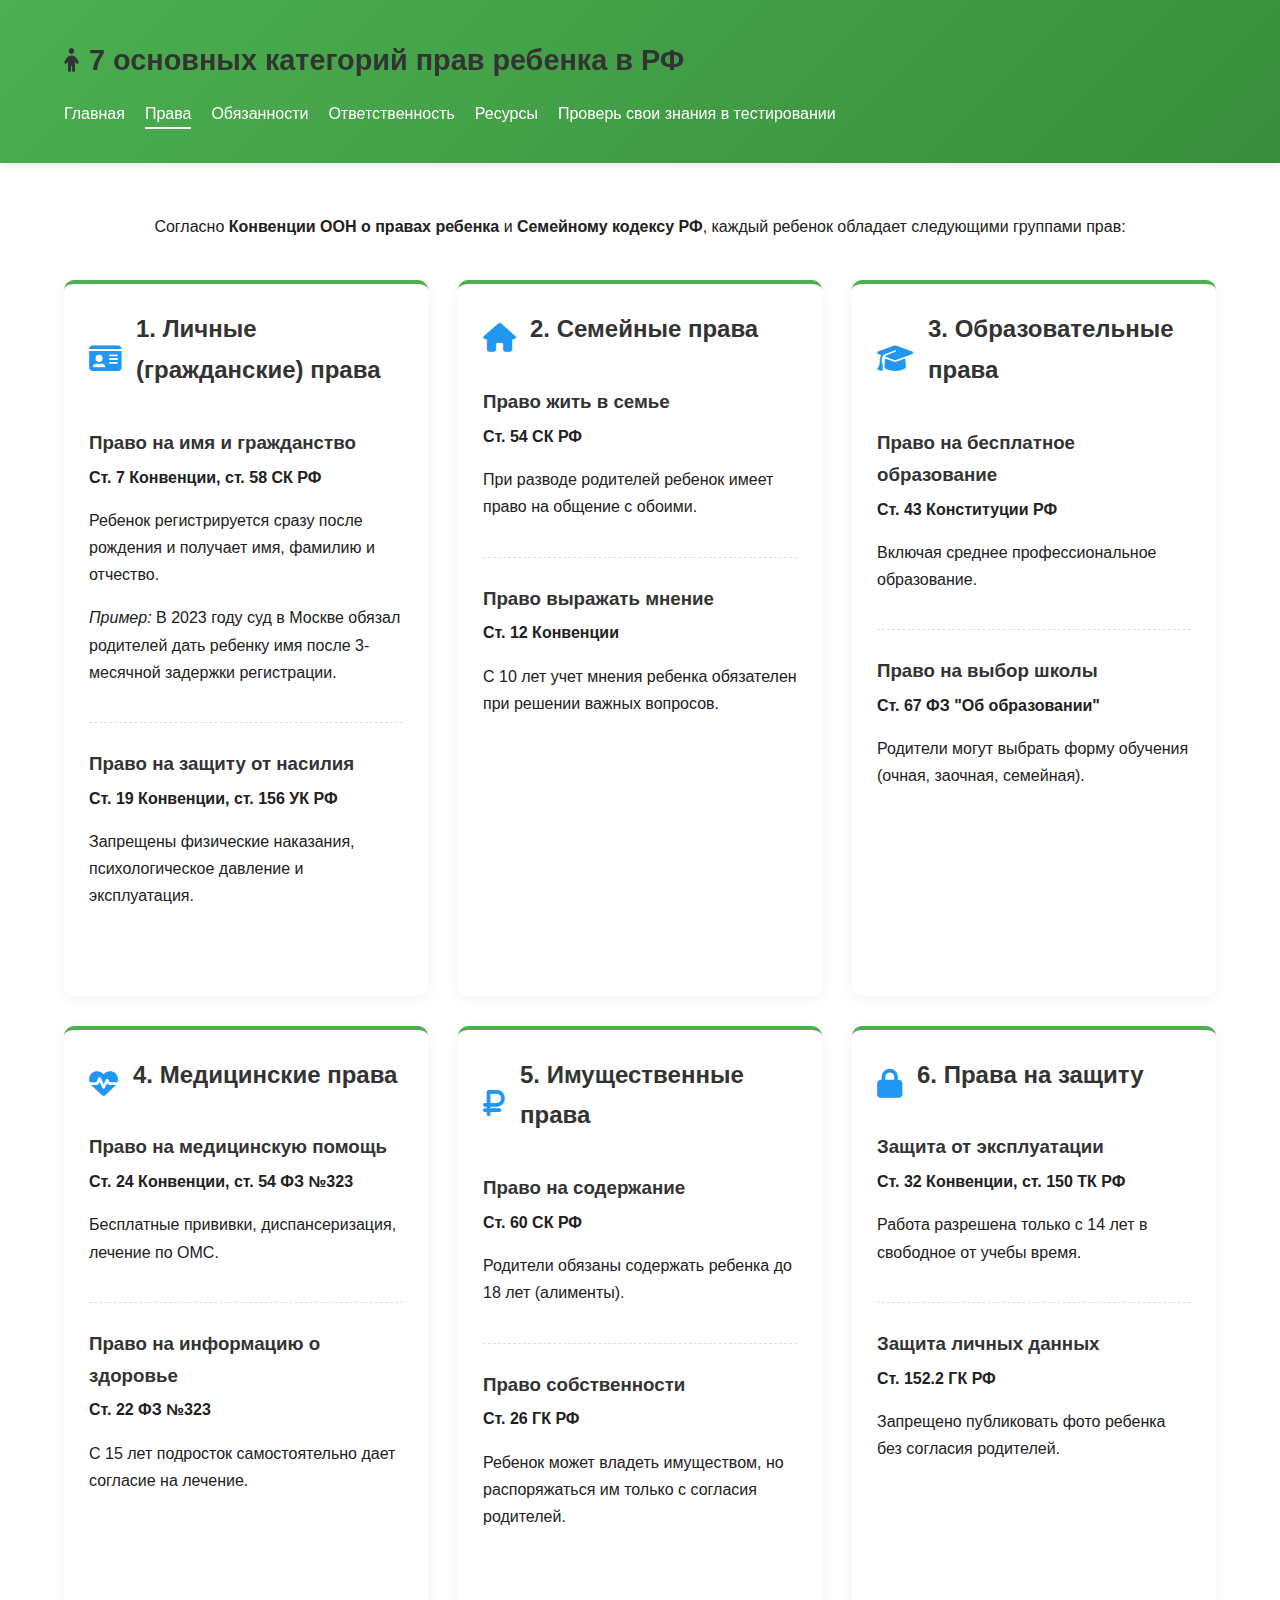
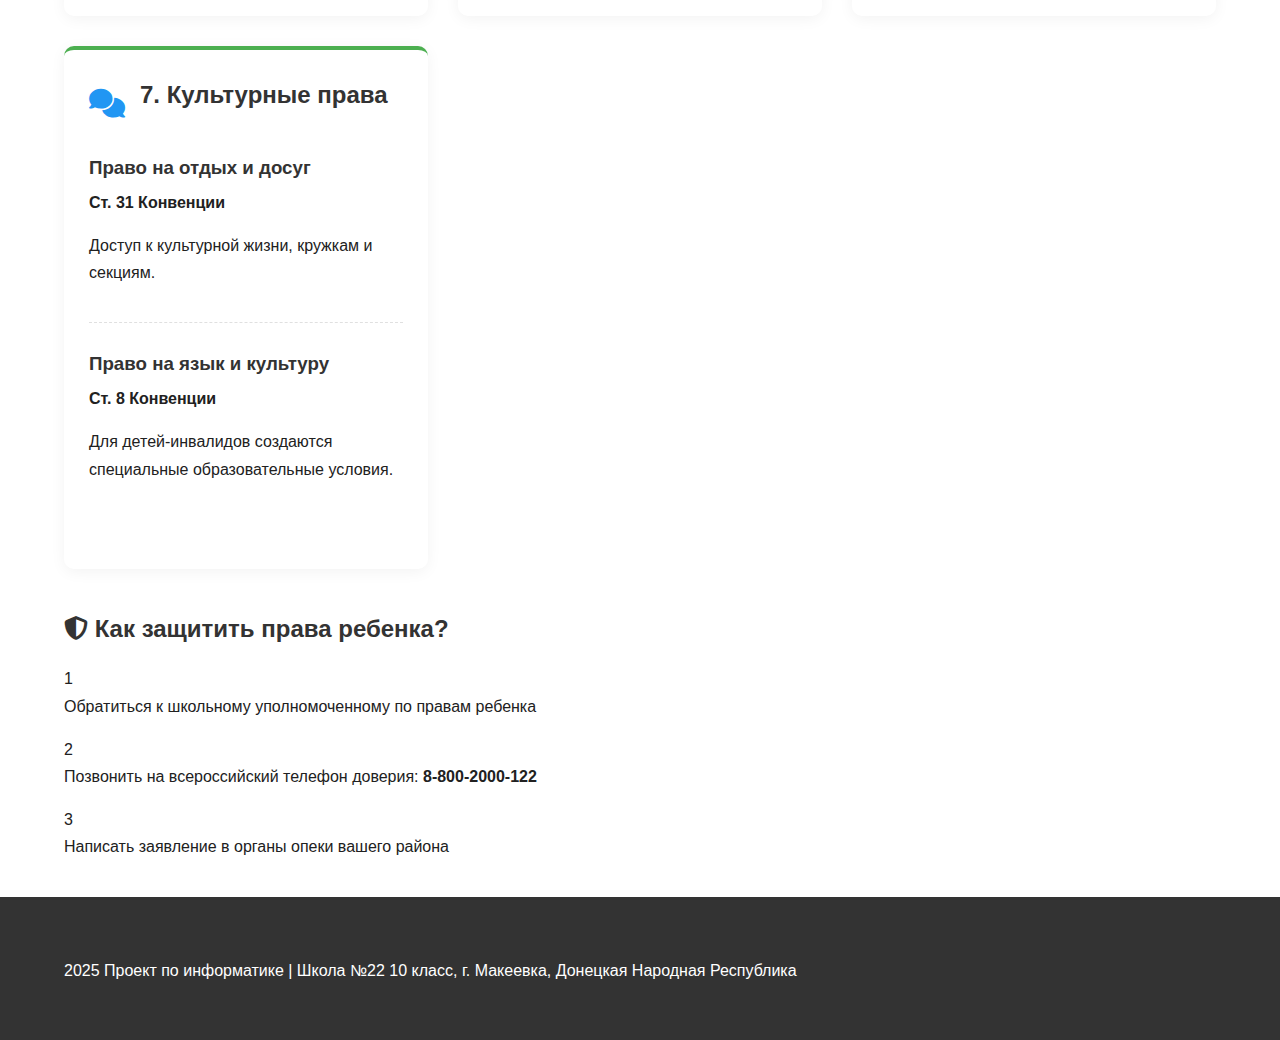
<file: rights.html>
<!DOCTYPE html>
<html lang="ru">
<head>
    <meta charset="UTF-8">
    <meta name="viewport" content="width=device-width, initial-scale=1.0">
    <title>7 основных категорий прав ребенка</title>
    <link rel="stylesheet" href="css/style.css">
    <link rel="stylesheet" href="https://cdnjs.cloudflare.com/ajax/libs/font-awesome/6.4.0/css/all.min.css">
</head>
<body>
    <header>
        <div class="container">
            <h1><i class="fas fa-child"></i> 7 основных категорий прав ребенка в РФ</h1>
            <nav>
                <ul>
                    <li><a href="index.html">Главная</a></li>
                    <li><a href="rights.html" class="active">Права</a></li>
                    <li><a href="duties.html">Обязанности</a></li>
                    <li><a href="responsibility.html">Ответственность</a></li>
                    <li><a href="resources.html">Ресурсы</a></li>
                    <li><a href="quiz.html">Проверь свои знания в тестировании</a></li>    
                </ul>
            </nav>
        </div>
    </header>

    <main class="container">
        <section class="rights-intro">
            <p>Согласно <strong>Конвенции ООН о правах ребенка</strong> и <strong>Семейному кодексу РФ</strong>, каждый ребенок обладает следующими группами прав:</p>
        </section>

        <div class="rights-grid">
            <!-- Категория 1 -->
            <article class="right-category">
                <div class="category-header">
                    <i class="fas fa-id-card"></i>
                    <h2>1. Личные (гражданские) права</h2>
                </div>
                <ul class="rights-list">
                    <li>
                        <h3>Право на имя и гражданство</h3>
                        <p><strong>Ст. 7 Конвенции, ст. 58 СК РФ</strong></p>
                        <p>Ребенок регистрируется сразу после рождения и получает имя, фамилию и отчество.</p>
                        <div class="case">
                            <p><em>Пример:</em> В 2023 году суд в Москве обязал родителей дать ребенку имя после 3-месячной задержки регистрации.</p>
                        </div>
                    </li>
                    <li>
                        <h3>Право на защиту от насилия</h3>
                        <p><strong>Ст. 19 Конвенции, ст. 156 УК РФ</strong></p>
                        <p>Запрещены физические наказания, психологическое давление и эксплуатация.</p>
                    </li>
                </ul>
            </article>

            <!-- Категория 2 -->
            <article class="right-category">
                <div class="category-header">
                    <i class="fas fa-home"></i>
                    <h2>2. Семейные права</h2>
                </div>
                <ul class="rights-list">
                    <li>
                        <h3>Право жить в семье</h3>
                        <p><strong>Ст. 54 СК РФ</strong></p>
                        <p>При разводе родителей ребенок имеет право на общение с обоими.</p>
                    </li>
                    <li>
                        <h3>Право выражать мнение</h3>
                        <p><strong>Ст. 12 Конвенции</strong></p>
                        <p>С 10 лет учет мнения ребенка обязателен при решении важных вопросов.</p>
                    </li>
                </ul>
            </article>

            <!-- Категория 3 -->
            <article class="right-category">
                <div class="category-header">
                    <i class="fas fa-graduation-cap"></i>
                    <h2>3. Образовательные права</h2>
                </div>
                <ul class="rights-list">
                    <li>
                        <h3>Право на бесплатное образование</h3>
                        <p><strong>Ст. 43 Конституции РФ</strong></p>
                        <p>Включая среднее профессиональное образование.</p>
                    </li>
                    <li>
                        <h3>Право на выбор школы</h3>
                        <p><strong>Ст. 67 ФЗ "Об образовании"</strong></p>
                        <p>Родители могут выбрать форму обучения (очная, заочная, семейная).</p>
                    </li>
                </ul>
            </article>

            <!-- Категория 4 -->
            <article class="right-category">
                <div class="category-header">
                    <i class="fas fa-heartbeat"></i>
                    <h2>4. Медицинские права</h2>
                </div>
                <ul class="rights-list">
                    <li>
                        <h3>Право на медицинскую помощь</h3>
                        <p><strong>Ст. 24 Конвенции, ст. 54 ФЗ №323</strong></p>
                        <p>Бесплатные прививки, диспансеризация, лечение по ОМС.</p>
                    </li>
                    <li>
                        <h3>Право на информацию о здоровье</h3>
                        <p><strong>Ст. 22 ФЗ №323</strong></p>
                        <p>С 15 лет подросток самостоятельно дает согласие на лечение.</p>
                    </li>
                </ul>
            </article>

            <!-- Категория 5 -->
            <article class="right-category">
                <div class="category-header">
                    <i class="fas fa-ruble-sign"></i>
                    <h2>5. Имущественные права</h2>
                </div>
                <ul class="rights-list">
                    <li>
                        <h3>Право на содержание</h3>
                        <p><strong>Ст. 60 СК РФ</strong></p>
                        <p>Родители обязаны содержать ребенка до 18 лет (алименты).</p>
                    </li>
                    <li>
                        <h3>Право собственности</h3>
                        <p><strong>Ст. 26 ГК РФ</strong></p>
                        <p>Ребенок может владеть имуществом, но распоряжаться им только с согласия родителей.</p>
                    </li>
                </ul>
            </article>

            <!-- Категория 6 -->
            <article class="right-category">
                <div class="category-header">
                    <i class="fas fa-lock"></i>
                    <h2>6. Права на защиту</h2>
                </div>
                <ul class="rights-list">
                    <li>
                        <h3>Защита от эксплуатации</h3>
                        <p><strong>Ст. 32 Конвенции, ст. 150 ТК РФ</strong></p>
                        <p>Работа разрешена только с 14 лет в свободное от учебы время.</p>
                    </li>
                    <li>
                        <h3>Защита личных данных</h3>
                        <p><strong>Ст. 152.2 ГК РФ</strong></p>
                        <p>Запрещено публиковать фото ребенка без согласия родителей.</p>
                    </li>
                </ul>
            </article>

            <!-- Категория 7 -->
            <article class="right-category">
                <div class="category-header">
                    <i class="fas fa-comments"></i>
                    <h2>7. Культурные права</h2>
                </div>
                <ul class="rights-list">
                    <li>
                        <h3>Право на отдых и досуг</h3>
                        <p><strong>Ст. 31 Конвенции</strong></p>
                        <p>Доступ к культурной жизни, кружкам и секциям.</p>
                    </li>
                    <li>
                        <h3>Право на язык и культуру</h3>
                        <p><strong>Ст. 8 Конвенции</strong></p>
                        <p>Для детей-инвалидов создаются специальные образовательные условия.</p>
                    </li>
                </ul>
            </article>
        </div>

        <section class="protection-section">
            <h2><i class="fas fa-shield-alt"></i> Как защитить права ребенка?</h2>
            <div class="protection-steps">
                <div class="step">
                    <span class="step-number">1</span>
                    <p>Обратиться к школьному уполномоченному по правам ребенка</p>
                </div>
                <div class="step">
                    <span class="step-number">2</span>
                    <p>Позвонить на всероссийский телефон доверия: <strong>8-800-2000-122</strong></p>
                </div>
                <div class="step">
                    <span class="step-number">3</span>
                    <p>Написать заявление в органы опеки вашего района</p>
                </div>
            </div>
        </section>
    </main>

    <footer>
        <div class="container">
            <p>2025 Проект по информатике | Школа №22 10 класс, г. Макеевка, Донецкая Народная Республика</p>
        </div>
    </footer>
</body>
</html>
</file>
<file: css/style.css>
/* Базовые стили */
:root {
    --primary: #4CAF50;
    --primary-dark: #388E3C;
    --secondary: #2196F3;
    --accent: #FF9800;
    --dark: #333333;
    --light: #f5f5f5;
    --text: #212121;
    --gray: #757575;
    --light-gray: #e0e0e0;
    --white: #ffffff;
    --error: #F44336;
    --warning: #FFC107;
  }
  
  * {
    margin: 0;
    padding: 0;
    box-sizing: border-box;
  }
  
  body {
    font-family: 'Roboto', 'Segoe UI', Tahoma, Geneva, Verdana, sans-serif;
    line-height: 1.7;
    color: var(--text);
    background-color: var(--white);
    min-height: 100vh;
    display: flex;
    flex-direction: column;
  }
  
  .container {
    width: 90%;
    max-width: 1200px;
    margin: 0 auto;
    padding: 20px 0;
  }
  
  h1, h2, h3, h4 {
    color: var(--dark);
    margin-bottom: 1rem;
  }
  
  p {
    margin-bottom: 1rem;
  }
  
  a {
    color: var(--secondary);
    text-decoration: none;
    transition: color 0.3s;
  }
  
  a:hover {
    color: var(--primary);
  }
  
  /* Шапка */
  header {
    background: linear-gradient(135deg, var(--primary), var(--primary-dark));
    color: var(--white);
    padding: 1rem 0;
    box-shadow: 0 2px 10px rgba(0,0,0,0.1);
    position: sticky;
    top: 0;
    z-index: 100;
  }
  
  header h1 {
    margin: 0;
    font-size: 1.8rem;
    display: flex;
    align-items: center;
    gap: 10px;
  }
  
  header h1 i {
    font-size: 1.5rem;
  }
  
  nav ul {
    display: flex;
    list-style: none;
    padding: 0;
    margin: 15px 0 0;
    gap: 20px;
  }
  
  nav a {
    color: var(--white);
    text-decoration: none;
    font-weight: 500;
    padding: 5px 0;
    border-bottom: 2px solid transparent;
    transition: all 0.3s;
  }
  
  nav a.active, nav a:hover {
    border-bottom-color: var(--white);
  }
  
  /* Главная страница */
  .hero {
    background: linear-gradient(rgba(0,0,0,0.6), rgba(0,0,0,0.6)), url('images/children-banner.jpg');
    background-size: cover;
    background-position: center;
    color: var(--white);
    text-align: center;
    padding: 100px 20px;
    margin-bottom: 50px;
  }
  
  .hero h2 {
    font-size: 2.5rem;
    margin-bottom: 20px;
  }
  
  .hero p {
    font-size: 1.2rem;
    max-width: 800px;
    margin: 0 auto 30px;
  }
  
  .cta-button {
    display: inline-block;
    background: var(--accent);
    color: var(--white);
    padding: 12px 30px;
    border-radius: 50px;
    text-decoration: none;
    font-weight: bold;
    font-size: 1.1rem;
    transition: all 0.3s;
    border: none;
    cursor: pointer;
  }
  
  .cta-button:hover {
    background: #F57C00;
    transform: translateY(-3px);
    box-shadow: 0 5px 15px rgba(0,0,0,0.2);
  }
  
  /* Карточки */
  .card {
    background: var(--white);
    border-radius: 10px;
    padding: 25px;
    box-shadow: 0 3px 15px rgba(0,0,0,0.05);
    transition: all 0.3s;
    margin-bottom: 30px;
  }
  
  .card:hover {
    transform: translateY(-5px);
    box-shadow: 0 10px 25px rgba(0,0,0,0.1);
  }
  
  /* Статистика */
  .stats-section {
    margin: 60px auto;
    text-align: center;
  }
  
  .quick-stats {
    display: grid;
    grid-template-columns: repeat(auto-fit, minmax(250px, 1fr));
    gap: 30px;
    margin-top: 40px;
  }
  
  .stat-card {
    background: var(--white);
    border-radius: 10px;
    padding: 25px;
    box-shadow: 0 5px 15px rgba(0,0,0,0.1);
    transition: transform 0.3s;
    opacity: 0;
    transform: translateY(30px);
  }
  
  .stat-card.visible {
    opacity: 1;
    transform: translateY(0);
  }
  
  .stat-icon {
    font-size: 2.5rem;
    color: var(--primary);
    margin-bottom: 15px;
  }
  
  .stat-number {
    font-size: 2.8rem;
    font-weight: bold;
    color: var(--secondary);
    margin: 10px 0;
  }
  
  .stat-desc {
    font-size: 1.1rem;
    color: var(--dark);
  }
  
  /* Быстрые ссылки */
  .quick-actions {
    margin: 60px auto;
  }
  
  .quick-links {
    display: grid;
    grid-template-columns: repeat(auto-fit, minmax(250px, 1fr));
    gap: 25px;
  }
  
  .quick-link-card {
    background: var(--white);
    border-radius: 10px;
    padding: 25px;
    text-align: center;
    text-decoration: none;
    color: var(--text);
    box-shadow: 0 3px 10px rgba(0,0,0,0.1);
    transition: all 0.3s;
    display: flex;
    flex-direction: column;
    align-items: center;
  }
  
  .quick-link-card:hover {
    transform: translateY(-5px);
    box-shadow: 0 10px 20px rgba(0,0,0,0.15);
  }
  
  .quick-link-card i {
    font-size: 2.5rem;
    color: var(--primary);
    margin-bottom: 15px;
  }
  
  .quick-link-card h3 {
    color: var(--secondary);
    margin-bottom: 10px;
  }
  
  /* Тест */
  .quiz-section {
    margin: 60px auto;
  }
  
  .quiz-container {
    background: #f0f7ff;
    border-radius: 10px;
    padding: 30px;
    margin-top: 20px;
  }
  
  .quiz-question {
    margin-bottom: 20px;
  }
  
  .quiz-question p {
    font-weight: 500;
    margin-bottom: 10px;
  }
  
  .quiz-button {
    background: var(--primary);
    color: var(--white);
    border: none;
    padding: 10px 20px;
    border-radius: 5px;
    cursor: pointer;
    font-size: 1rem;
    transition: background 0.3s;
  }
  
  .quiz-button:hover {
    background: var(--primary-dark);
  }
  
  #quiz-result {
    margin-top: 15px;
    padding: 10px;
    border-radius: 5px;
  }
  
  /* Новости */
  .news-section {
    margin: 60px auto;
  }
  
  .news-card {
    background: var(--white);
    border-radius: 10px;
    padding: 20px;
    margin-bottom: 20px;
    box-shadow: 0 3px 10px rgba(0,0,0,0.1);
  }
  
  .news-date {
    color: var(--gray);
    font-size: 0.9rem;
    margin-bottom: 5px;
  }
  
  /* Страница прав */
  .rights-intro {
    text-align: center;
    margin: 30px 0 40px;
  }
  
  .rights-intro h2 {
    color: var(--primary);
    font-size: 2rem;
  }
  
  .rights-grid {
    display: grid;
    grid-template-columns: repeat(auto-fill, minmax(350px, 1fr));
    gap: 30px;
    margin: 40px 0;
  }
  
  .right-category {
    background: var(--white);
    border-radius: 10px;
    padding: 25px;
    box-shadow: 0 3px 15px rgba(0,0,0,0.05);
    border-top: 4px solid var(--primary);
  }
  
  .category-header {
    display: flex;
    align-items: center;
    gap: 15px;
    margin-bottom: 20px;
    color: var(--secondary);
  }
  
  .category-header i {
    font-size: 1.8rem;
  }
  
  .rights-list {
    list-style: none;
    padding: 0;
  }
  
  .rights-list li {
    margin-bottom: 25px;
    padding-bottom: 20px;
    border-bottom: 1px dashed var(--light-gray);
  }
  
  .rights-list li:last-child {
    border-bottom: none;
  }
  
  .rights-list h3 {
    color: var(--dark);
    margin-bottom: 5px;
  }
  
  .law-reference {
    background: #f0f7ff;
    border-left: 4px solid var(--secondary);
    padding: 12px;
    margin: 15px 0;
    font-size: 0.9rem;
  }
  
  .case-study {
    background: #fff8e1;
    border-left: 4px solid var(--warning);
    padding: 15px;
    margin: 20px 0;
    font-size: 0.9rem;
  }
  
  .case-study h5 {
    margin-top: 0;
    color: #E65100;
  }
  
/* Стили для страницы обязанностей */
.duties-section {
  display: grid;
  gap: 30px;
  margin: 40px 0;
}

.duty-card {
  background: white;
  border-radius: 10px;
  padding: 25px;
  box-shadow: 0 3px 15px rgba(0,0,0,0.05);
  border-top: 4px solid #4CAF50;
}

.duty-header {
  display: flex;
  align-items: center;
  gap: 15px;
  margin-bottom: 20px;
}

.duty-header i {
  font-size: 1.8rem;
  color: #2196F3;
}

.violations-table {
  width: 100%;
  border-collapse: collapse;
  margin: 15px 0;
}

.violations-table th, .violations-table td {
  padding: 12px;
  text-align: left;
  border-bottom: 1px solid #e0e0e0;
}

.violations-table th {
  background: #f5f5f5;
}

.summary-cards {
  display: grid;
  grid-template-columns: repeat(auto-fit, minmax(200px, 1fr));
  gap: 20px;
  margin-top: 30px;
}

.summary-card {
  background: #FFF9E6;
  padding: 20px;
  border-radius: 8px;
  text-align: center;
}

.summary-card i {
  font-size: 2rem;
  color: #FF9800;
  margin-bottom: 15px;
}

.case-example {
  background: #f0f7ff;
  padding: 15px;
  border-radius: 5px;
  margin-top: 20px;
}

@media (max-width: 768px) {
  .violations-table {
      display: block;
      overflow-x: auto;
  }
}
  
/* Стили для страницы ответственности */
.tabcontent {
  display: none;
}

.responsibility-card {
  background: white;
  border-radius: 8px;
  padding: 25px;
  margin-bottom: 30px;
  box-shadow: 0 3px 15px rgba(0,0,0,0.05);
  opacity: 0;
  transform: translateY(20px);
  transition: all 0.5s ease-out;
}

.responsibility-card.visible {
  opacity: 1;
  transform: translateY(0);
}

.important-notes {
  margin: 50px 0;
}

.notes-grid {
  display: grid;
  grid-template-columns: repeat(auto-fit, minmax(250px, 1fr));
  gap: 25px;
  margin-top: 30px;
}

.note-card {
  background: #FFF9E6;
  padding: 25px;
  border-radius: 8px;
  text-align: center;
}

.note-card i {
  font-size: 2rem;
  color: #FF9800;
  margin-bottom: 15px;
}

@media (max-width: 768px) {
  .tab {
      flex-direction: column;
  }
  
  .tab button {
      width: 100%;
      text-align: left;
      border-bottom: none;
      border-left: 3px solid transparent;
  }
  
  .tab button.active {
      border-left-color: #4CAF50;
      border-bottom: none;
  }
  
  .penalty-table {
      display: block;
      overflow-x: auto;
  }
}
  
  /* Страница ресурсов */
  .emergency-contacts {
    margin: 40px 0;
  }
  
  .contacts-grid {
    display: grid;
    grid-template-columns: repeat(auto-fit, minmax(250px, 1fr));
    gap: 25px;
    margin-top: 30px;
  }
  
  .contact-card {
    background: var(--white);
    border-radius: 10px;
    padding: 25px;
    box-shadow: 0 3px 10px rgba(0,0,0,0.1);
    text-align: center;
  }
  
  .contact-card h3 {
    display: flex;
    align-items: center;
    justify-content: center;
    gap: 10px;
    color: var(--secondary);
  }
  
  .contact-card i {
    font-size: 1.5rem;
  }
  
  .contact-card p {
    margin-top: 10px;
  }
  
  .laws-list {
    list-style: none;
    margin: 30px 0;
  }
  
  .laws-list li {
    margin-bottom: 15px;
    padding-bottom: 15px;
    border-bottom: 1px dashed var(--light-gray);
  }
  
  .laws-list a {
    display: flex;
    align-items: center;
    gap: 10px;
  }
  
  .laws-list i {
    color: var(--primary);
  }
  
  .quiz-question {
    margin-bottom: 20px;
  }
  
  .quiz-question p {
    font-weight: 500;
    margin-bottom: 10px;
  }
  
  /* Подвал */
  footer {
    background: var(--dark);
    color: var(--white);
    padding: 40px 0 20px;
    margin-top: auto;
  }
  
  .footer-content {
    display: grid;
    grid-template-columns: 1fr 1fr;
    gap: 40px;
    margin-bottom: 30px;
  }
  
  .footer-about {
    max-width: 500px;
  }
  
  .footer-links ul {
    list-style: none;
  }
  
  .footer-links a {
    color: var(--white);
    text-decoration: none;
    line-height: 2;
    display: flex;
    align-items: center;
    gap: 8px;
  }
  
  .footer-links a:hover {
    text-decoration: underline;
  }
  
  .footer-links i {
    width: 20px;
  }
  
  .footer-bottom {
    border-top: 1px solid rgba(255,255,255,0.1);
    padding-top: 20px;
    text-align: center;
    font-size: 0.9rem;
  }
  
  /* Адаптивность */
  @media (max-width: 768px) {
    header h1 {
      font-size: 1.5rem;
    }
  
    nav ul {
      flex-direction: column;
      gap: 10px;
    }
  
    .hero h2 {
      font-size: 2rem;
    }
  
    .footer-content {
      grid-template-columns: 1fr;
    }
  
    .rights-grid {
      grid-template-columns: 1fr;
    }
  
    .quick-links {
      grid-template-columns: 1fr;
    }
  }
  
  @media (max-width: 480px) {
    .container {
      width: 95%;
    }
  
    .hero {
      padding: 60px 20px;
    }
  
    .hero h2 {
      font-size: 1.8rem;
    }
  
    .tab button {
      float: none;
      display: block;
      width: 100%;
      text-align: left;
    }
  }
  
  /* Анимации */
  @keyframes fadeIn {
    from { opacity: 0; transform: translateY(20px); }
    to { opacity: 1; transform: translateY(0); }
  }
  
  .animated {
    animation: fadeIn 0.6s ease-out forwards;
  }
  
  .delay-1 { animation-delay: 0.2s; }
  .delay-2 { animation-delay: 0.4s; }
  .delay-3 { animation-delay: 0.6s; }
</file>
